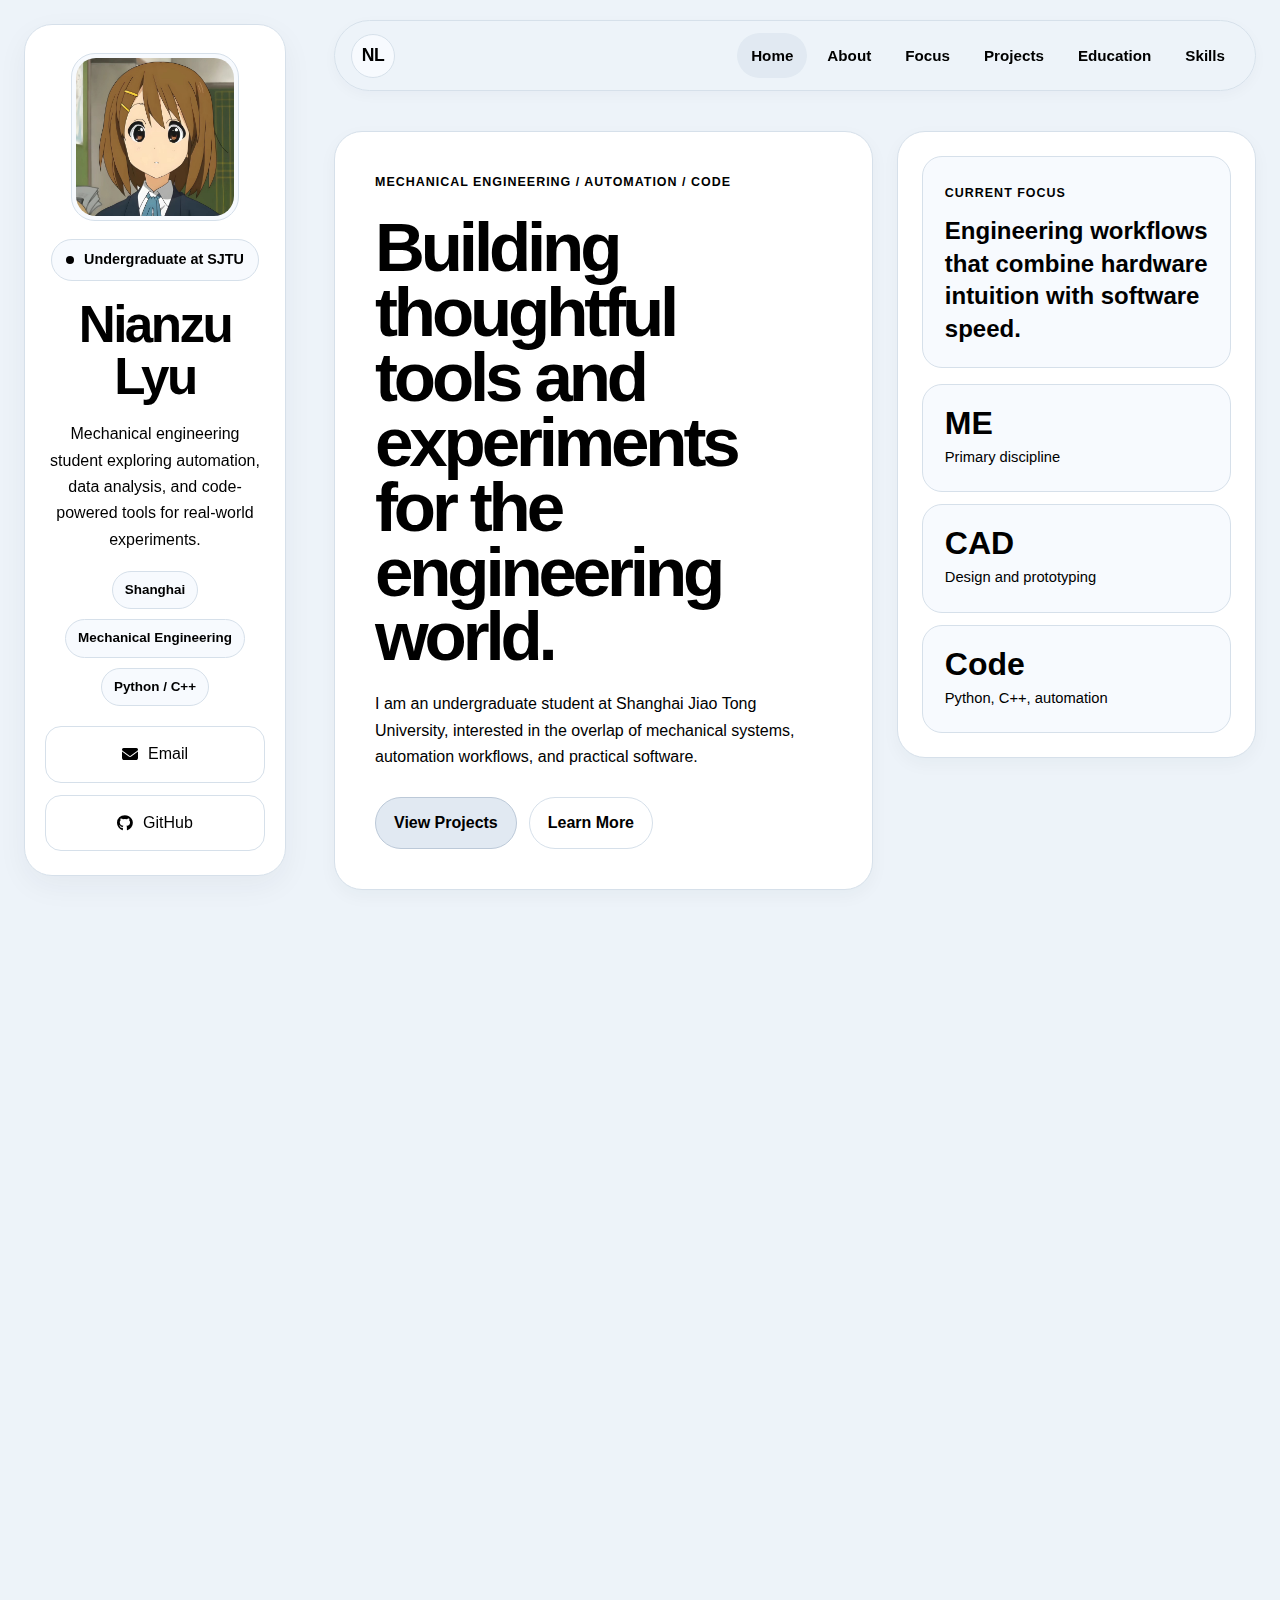
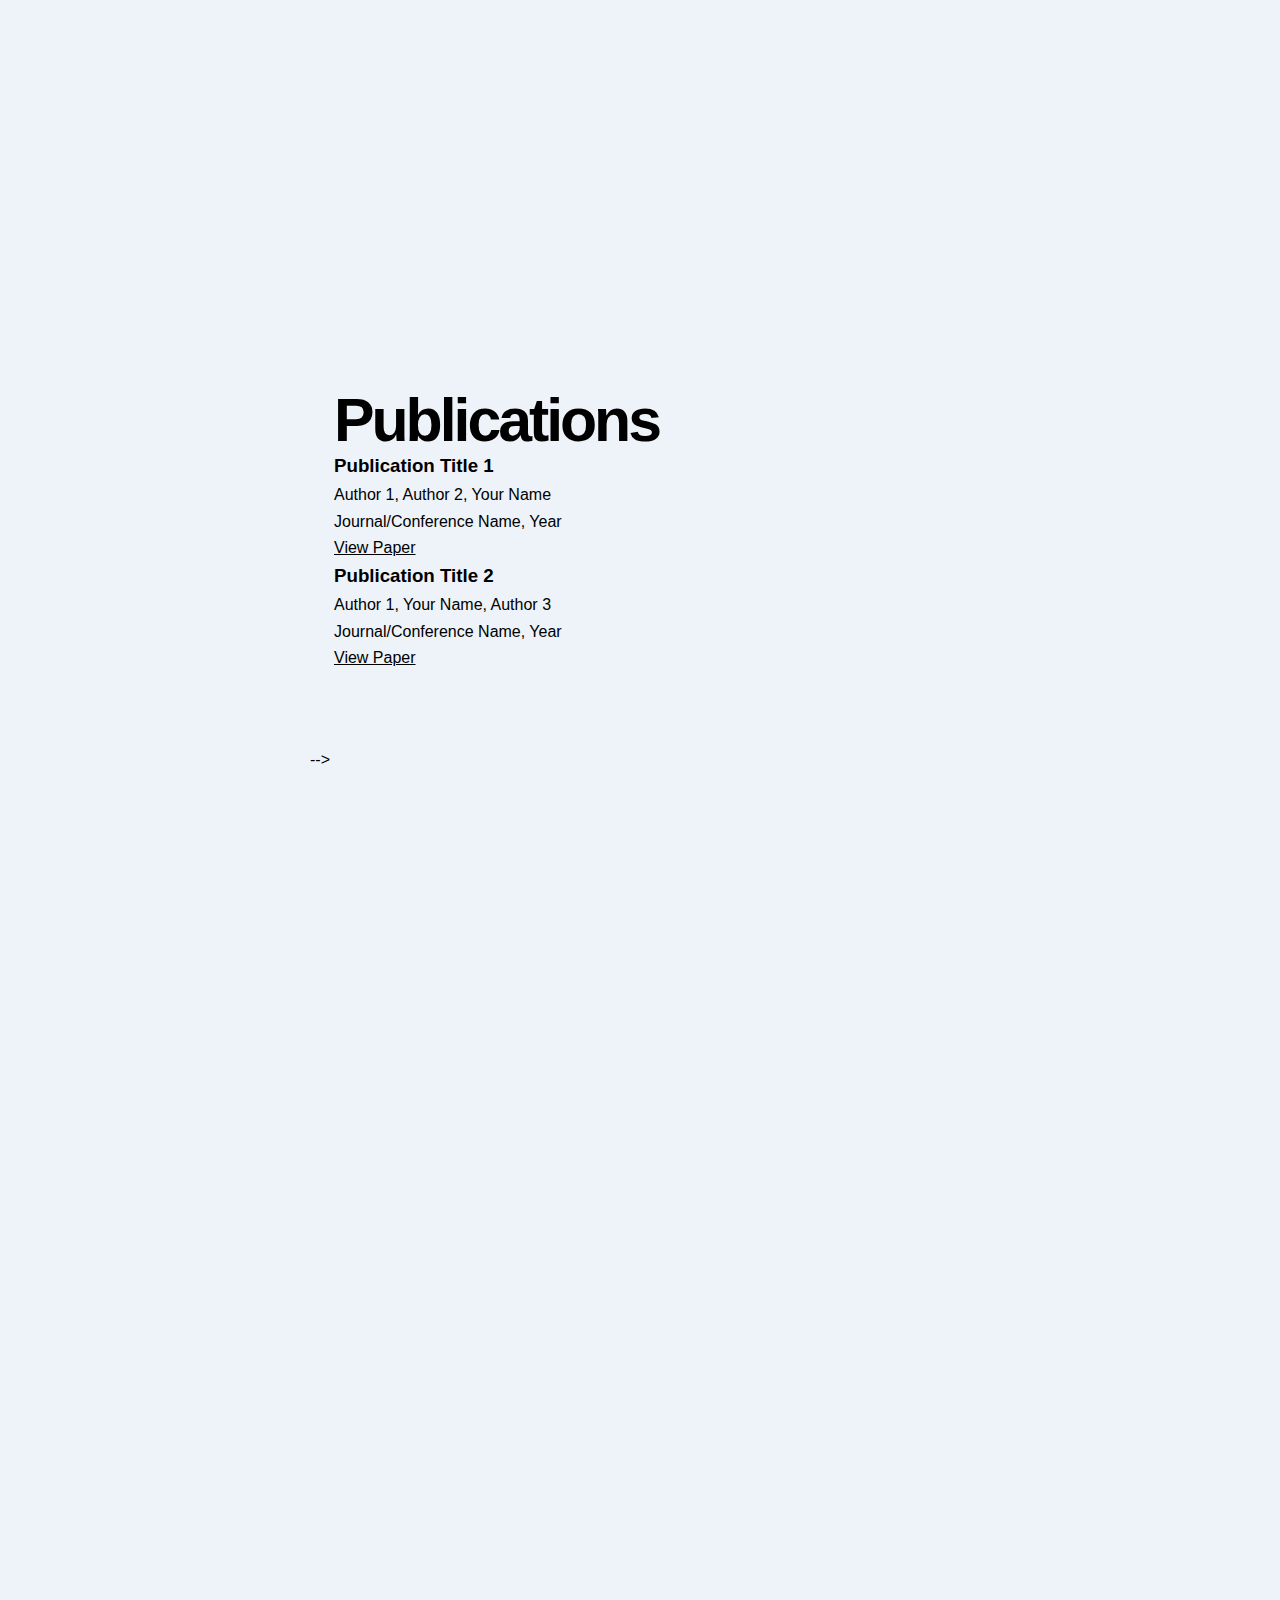
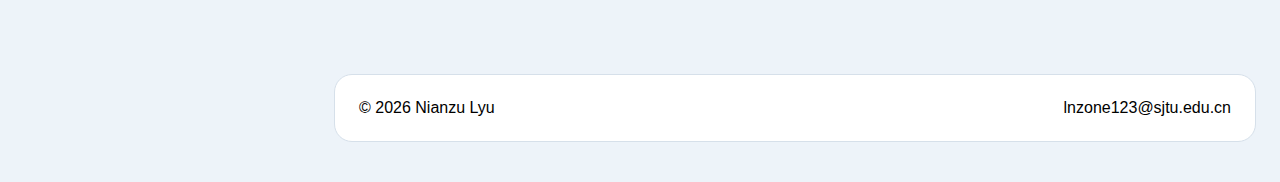
<file: index.html>
﻿<!DOCTYPE html>
<html lang="en">
<head>
    <meta charset="UTF-8">
    <meta name="viewport" content="width=device-width, initial-scale=1.0">
    <meta name="description" content="Nianzu Lyu's personal homepage - mechanical engineering, automation, and code-driven experiments.">
    <title>Nianzu Lyu | Personal Homepage</title>
    <link rel="preconnect" href="https://fonts.googleapis.com">
    <link rel="preconnect" href="https://fonts.gstatic.com" crossorigin>
    <link href="https://fonts.googleapis.com/css2?family=Instrument+Serif:ital@0;1&family=Space+Grotesk:wght@400;500;700&display=swap" rel="stylesheet">
    <link rel="stylesheet" href="styles.css">
    <link rel="stylesheet" href="https://cdnjs.cloudflare.com/ajax/libs/font-awesome/6.4.0/css/all.min.css">
    <link rel="icon" type="image/png" href="/images/favicon/favicon-96x96.png" sizes="96x96">
    <link rel="icon" type="image/svg+xml" href="/images/favicon/favicon.svg">
    <link rel="shortcut icon" href="/images/favicon/favicon.ico">
    <link rel="apple-touch-icon" sizes="180x180" href="/images/favicon/apple-touch-icon.png">
    <meta name="apple-mobile-web-app-title" content="Nianzu Lyu">
    <link rel="manifest" href="/images/favicon/site.webmanifest">
</head>
<body>
    <aside class="sidebar" id="sidebar-panel">
        <div class="sidebar-content">
            <button class="menu-toggle sidebar-close is-close" type="button" aria-label="Close profile panel">
                <span></span>
                <span></span>
                <span></span>
            </button>
            <div class="sidebar-photo">
                <img src="images/wei.jpg" alt="Portrait of Nianzu Lyu" class="sidebar-photo-img">
            </div>
            <p class="sidebar-status">
                <span class="status-dot"></span>
                Undergraduate at SJTU
            </p>
            <h1 class="sidebar-name">Nianzu Lyu</h1>
            <p class="sidebar-bio">
                Mechanical engineering student exploring automation, data analysis,
                and code-powered tools for real-world experiments.
            </p>
            <div class="sidebar-meta">
                <span class="meta-pill">Shanghai</span>
                <span class="meta-pill">Mechanical Engineering</span>
                <span class="meta-pill">Python / C++</span>
            </div>
            <div class="sidebar-contact">
                <a href="mailto:lnzone123@sjtu.edu.cn" class="contact-link">
                    <i class="fas fa-envelope"></i>
                    <span>Email</span>
                </a>
                <a href="https://github.com/narlaai" class="contact-link" target="_blank" rel="noopener noreferrer">
                    <i class="fab fa-github"></i>
                    <span>GitHub</span>
                </a>
            </div>
        </div>
    </aside>

    <div class="main-wrapper">
        <nav class="navbar">
            <div class="container nav-shell">
                <button class="menu-toggle sidebar-toggle" type="button" aria-label="Open profile panel" aria-expanded="false" aria-controls="sidebar-panel">
                    <span></span>
                    <span></span>
                    <span></span>
                </button>
                <a href="#homepage" class="nav-brand">NL</a>
                <ul class="nav-menu" id="primary-navigation">
                    <li><a href="#homepage">Home</a></li>
                    <li><a href="#about">About</a></li>
                    <li><a href="#publications">Focus</a></li>
                    <li><a href="#projects">Projects</a></li>
                    <li><a href="#educations">Education</a></li>
                    <li><a href="#skills">Skills</a></li>
                </ul>
                <button class="menu-toggle hamburger" type="button" aria-label="Toggle menu" aria-expanded="false" aria-controls="primary-navigation">
                    <span></span>
                    <span></span>
                    <span></span>
                </button>
            </div>
        </nav>

        <main>
            <div id="homepage-container"></div>
            <div id="about-container"></div>
            <div id="publications-container"></div>
            <div id="projects-container"></div>
            <div id="educations-container"></div>
            <div id="skills-container"></div>
            <div id="footer-container"></div>
        </main>
    </div>

    <script src="script.js"></script>
</body>
</html>
</file>
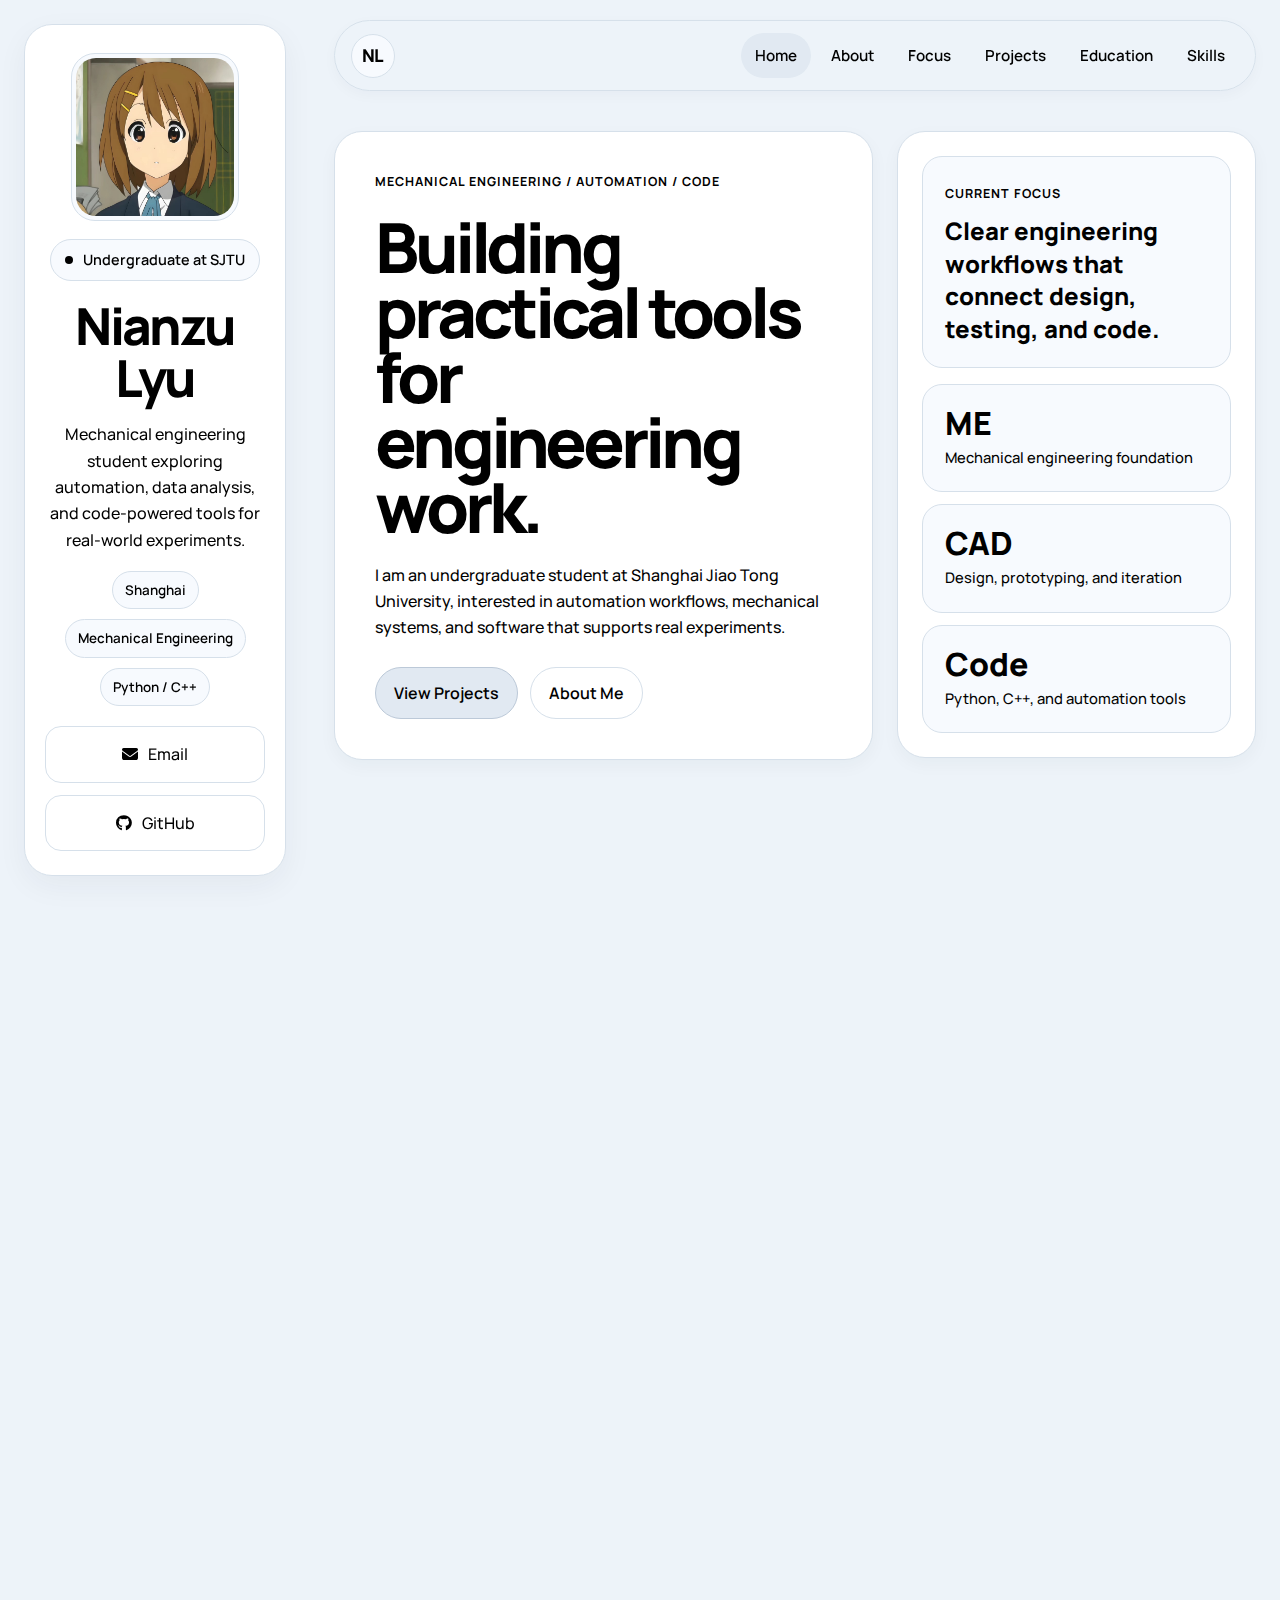
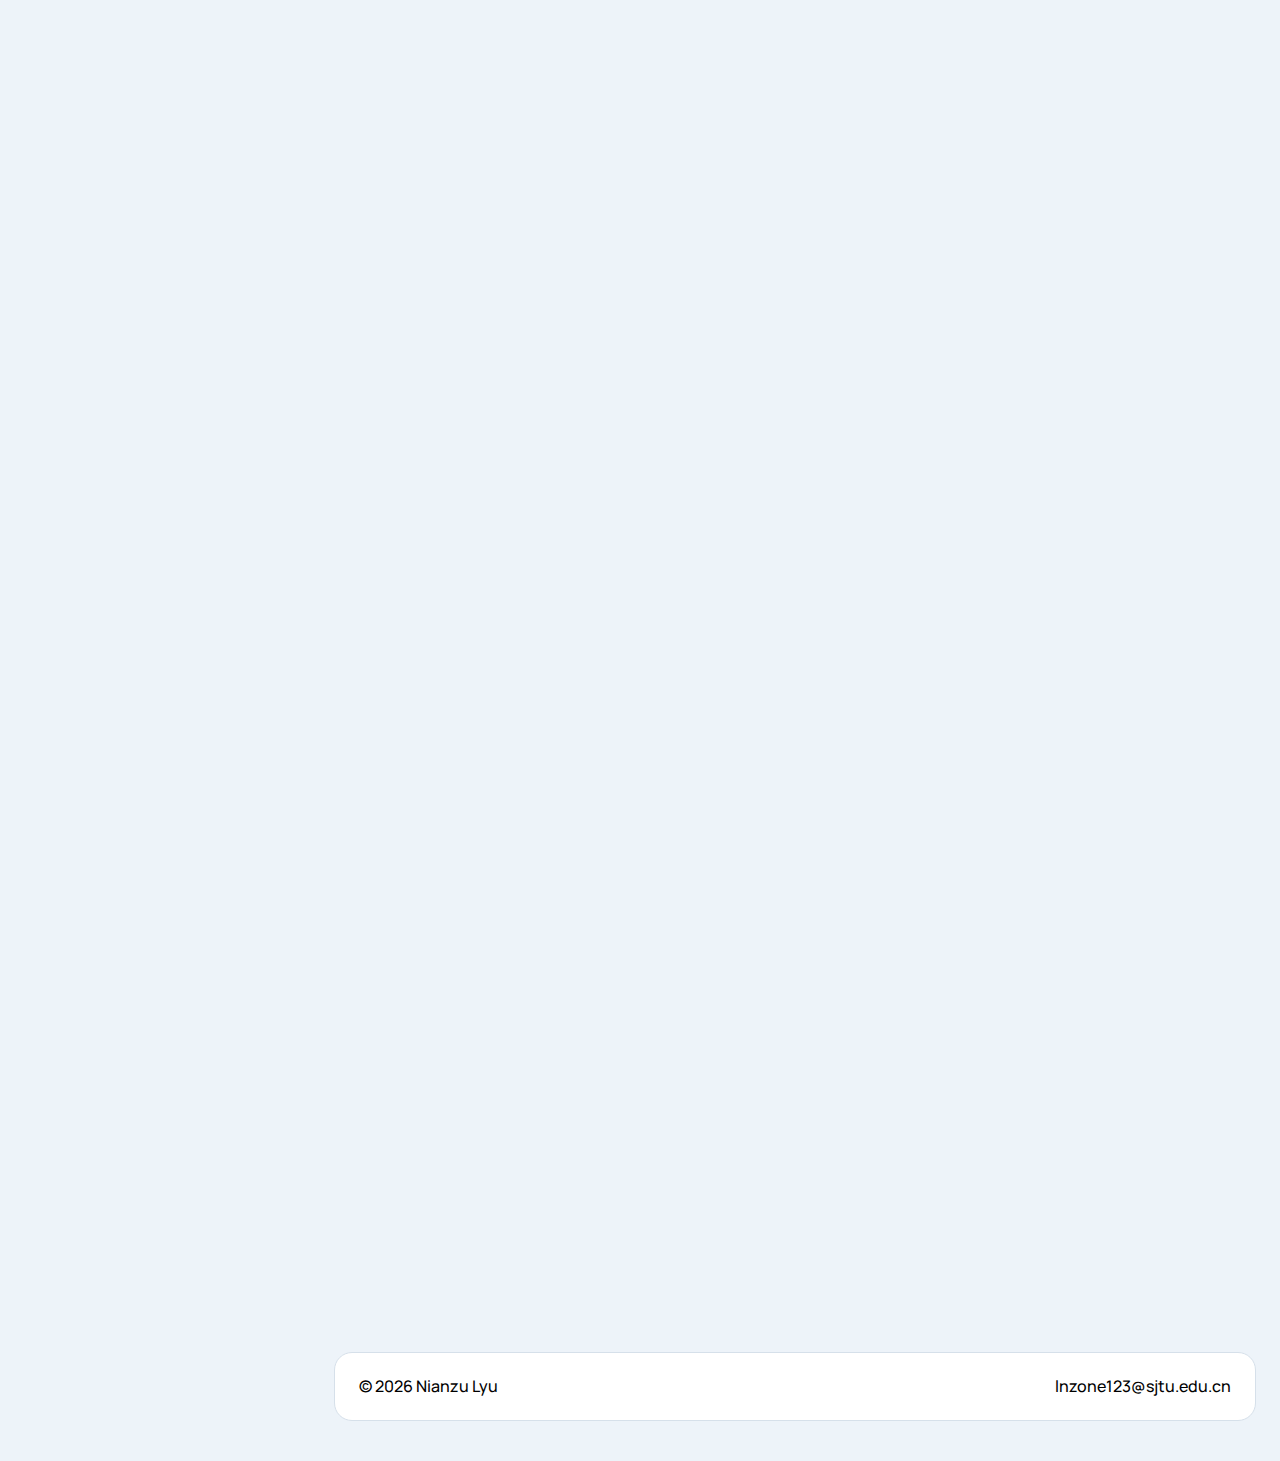
<file: preview.html>
<!DOCTYPE html>
<html lang="en">
<head>
    <meta charset="UTF-8">
    <meta name="viewport" content="width=device-width, initial-scale=1.0">
    <meta name="description" content="Nianzu Lyu's personal homepage - local preview version.">
    <title>Nianzu Lyu | Local Preview</title>
    <link rel="preconnect" href="https://fonts.googleapis.com">
    <link rel="preconnect" href="https://fonts.gstatic.com" crossorigin>
    <link href="https://fonts.googleapis.com/css2?family=Manrope:wght@400;500;600;700;800&display=swap" rel="stylesheet">
    <link rel="stylesheet" href="styles.css">
    <link rel="stylesheet" href="https://cdnjs.cloudflare.com/ajax/libs/font-awesome/6.4.0/css/all.min.css">
    <link rel="icon" type="image/png" href="/images/favicon/favicon-96x96.png" sizes="96x96">
    <link rel="icon" type="image/svg+xml" href="/images/favicon/favicon.svg">
    <link rel="shortcut icon" href="/images/favicon/favicon.ico">
    <link rel="apple-touch-icon" sizes="180x180" href="/images/favicon/apple-touch-icon.png">
    <meta name="apple-mobile-web-app-title" content="Nianzu Lyu">
    <link rel="manifest" href="/images/favicon/site.webmanifest">
</head>
<body>
    <aside class="sidebar" id="sidebar-panel">
        <div class="sidebar-content">
            <button class="menu-toggle sidebar-close is-close" type="button" aria-label="Close profile panel">
                <span></span>
                <span></span>
                <span></span>
            </button>
            <div class="sidebar-photo">
                <img src="images/wei.jpg" alt="Portrait of Nianzu Lyu" class="sidebar-photo-img">
            </div>
            <p class="sidebar-status">
                <span class="status-dot"></span>
                Undergraduate at SJTU
            </p>
            <h1 class="sidebar-name">Nianzu Lyu</h1>
            <p class="sidebar-bio">
                Mechanical engineering student exploring automation, data analysis,
                and code-powered tools for real-world experiments.
            </p>
            <div class="sidebar-meta">
                <span class="meta-pill">Shanghai</span>
                <span class="meta-pill">Mechanical Engineering</span>
                <span class="meta-pill">Python / C++</span>
            </div>
            <div class="sidebar-contact">
                <a href="mailto:lnzone123@sjtu.edu.cn" class="contact-link">
                    <i class="fas fa-envelope"></i>
                    <span>Email</span>
                </a>
                <a href="https://github.com/narlaai" class="contact-link" target="_blank" rel="noopener noreferrer">
                    <i class="fab fa-github"></i>
                    <span>GitHub</span>
                </a>
            </div>
        </div>
    </aside>

    <div class="main-wrapper">
        <nav class="navbar">
            <div class="container nav-shell">
                <button class="menu-toggle sidebar-toggle" type="button" aria-label="Open profile panel" aria-expanded="false" aria-controls="sidebar-panel">
                    <span></span>
                    <span></span>
                    <span></span>
                </button>
                <a href="#homepage" class="nav-brand">NL</a>
                <ul class="nav-menu" id="primary-navigation">
                    <li><a href="#homepage">Home</a></li>
                    <li><a href="#about">About</a></li>
                    <li><a href="#publications">Focus</a></li>
                    <li><a href="#projects">Projects</a></li>
                    <li><a href="#educations">Education</a></li>
                    <li><a href="#skills">Skills</a></li>
                </ul>
                <button class="menu-toggle hamburger" type="button" aria-label="Toggle menu" aria-expanded="false" aria-controls="primary-navigation">
                    <span></span>
                    <span></span>
                    <span></span>
                </button>
            </div>
        </nav>

        <main>
            <section id="homepage" class="section hero-section">
                <div class="container hero-grid">
                    <div class="hero-copy reveal">
                        <p class="eyebrow">Mechanical Engineering / Automation / Code</p>
                        <h2 class="hero-title">
                            Building <em>practical</em> tools for engineering work.
                        </h2>
                        <p class="hero-lead">
                            I am an undergraduate student at Shanghai Jiao Tong University, interested
                            in automation workflows, mechanical systems, and software that supports real experiments.
                        </p>
                        <div class="hero-actions">
                            <a href="#projects" class="button-primary">View Projects</a>
                            <a href="#about" class="button-secondary">About Me</a>
                        </div>
                    </div>

                    <div class="hero-panel reveal">
                        <div class="hero-panel-card">
                            <span class="hero-panel-label">Current Focus</span>
                            <strong>Clear engineering workflows that connect design, testing, and code.</strong>
                        </div>
                        <div class="hero-metrics">
                            <div class="metric-card">
                                <span class="metric-value">ME</span>
                                <span class="metric-label">Mechanical engineering foundation</span>
                            </div>
                            <div class="metric-card">
                                <span class="metric-value">CAD</span>
                                <span class="metric-label">Design, prototyping, and iteration</span>
                            </div>
                            <div class="metric-card">
                                <span class="metric-value">Code</span>
                                <span class="metric-label">Python, C++, and automation tools</span>
                            </div>
                        </div>
                    </div>
                </div>
            </section>

            <section id="about" class="section">
                <div class="container">
                    <div class="section-heading reveal">
                        <p class="section-kicker">About</p>
                        <h2 class="section-title">About me</h2>
                        <p class="section-intro">
                            I care about making engineering work more understandable, repeatable, and useful.
                        </p>
                    </div>

                    <div class="about-grid">
                        <article class="card-surface about-story reveal">
                            <p>
                                I am currently studying Mechanical Engineering at Shanghai Jiao Tong University.
                                My interests sit at the overlap of physical systems and digital tools: modeling,
                                automation, data analysis, and rapid prototyping.
                            </p>
                            <p>
                                What matters most to me is not just building something that works, but building
                                something that is clear, efficient, and easy to improve over time.
                            </p>
                            <p>
                                This homepage is a simple place to collect my projects, interests, and ongoing learning.
                            </p>
                        </article>

                        <div class="about-stack">
                            <article class="card-surface mini-card reveal">
                                <p class="mini-card-label">Approach</p>
                                <h3>Hands-on and iterative</h3>
                                <p>I like moving between design, implementation, and testing instead of treating them as separate steps.</p>
                            </article>
                            <article class="card-surface mini-card reveal">
                                <p class="mini-card-label">Interests</p>
                                <h3>Automation and prototyping</h3>
                                <p>From LabVIEW and Arduino to Python-based tooling, I enjoy building systems that reduce friction.</p>
                            </article>
                            <article class="card-surface mini-card reveal">
                                <p class="mini-card-label">Goal</p>
                                <h3>Keep learning in public</h3>
                                <p>I use this site as a lightweight record of what I am building and what I am learning next.</p>
                            </article>
                        </div>
                    </div>
                </div>
            </section>

            <section id="publications" class="section accent-section">
                <div class="container">
                    <div class="section-heading reveal">
                        <p class="section-kicker">Focus</p>
                        <h2 class="section-title">Current focus areas</h2>
                    </div>

                    <div class="focus-grid">
                        <article class="focus-card reveal">
                            <span class="focus-index">01</span>
                            <h3>Engineering Software</h3>
                            <p>Tools and scripts that make technical work faster, clearer, and easier to repeat.</p>
                        </article>
                        <article class="focus-card reveal">
                            <span class="focus-index">02</span>
                            <h3>Automation Systems</h3>
                            <p>Reliable workflows built with LabVIEW, Arduino, and practical control logic.</p>
                        </article>
                        <article class="focus-card reveal">
                            <span class="focus-index">03</span>
                            <h3>Data-Driven Experiments</h3>
                            <p>Collecting, analyzing, and presenting results in ways that support better engineering decisions.</p>
                        </article>
                    </div>
                </div>
            </section>

            <section id="projects" class="section">
                <div class="container">
                    <div class="section-heading reveal">
                        <p class="section-kicker">Projects</p>
                        <h2 class="section-title">Selected work directions</h2>
                        <p class="section-intro">
                            A short overview of the kinds of projects I want to keep developing.
                        </p>
                    </div>

                    <div class="projects-grid">
                        <article class="project-card reveal">
                            <div class="project-content">
                                <p class="project-type">Software</p>
                                <h3>Engineering Tools</h3>
                                <p>Utilities, scripts, and lightweight interfaces that reduce repetitive work and keep technical tasks organized.</p>
                                <div class="project-tags">
                                    <span class="tag">Python</span>
                                    <span class="tag">Automation</span>
                                    <span class="tag">Workflow</span>
                                </div>
                                <div class="project-links">
                                    <a href="https://github.com/narlaai" class="project-link" target="_blank" rel="noopener noreferrer">
                                        <i class="fab fa-github"></i> GitHub Profile
                                    </a>
                                </div>
                            </div>
                        </article>

                        <article class="project-card reveal">
                            <div class="project-content">
                                <p class="project-type">Mechanical</p>
                                <h3>CAD and Prototyping</h3>
                                <p>Design work shaped by iteration, manufacturability, and the discipline of making ideas concrete early.</p>
                                <div class="project-tags">
                                    <span class="tag">SolidWorks</span>
                                    <span class="tag">Design</span>
                                    <span class="tag">Prototype</span>
                                </div>
                                <div class="project-links">
                                    <a href="mailto:lnzone123@sjtu.edu.cn" class="project-link">
                                        <i class="fas fa-envelope"></i> Contact Me
                                    </a>
                                </div>
                            </div>
                        </article>

                        <article class="project-card reveal">
                            <div class="project-content">
                                <p class="project-type">Systems</p>
                                <h3>Instrumentation and Control</h3>
                                <p>Hands-on setups that use sensors, simple control logic, and data collection to support experiments.</p>
                                <div class="project-tags">
                                    <span class="tag">Arduino</span>
                                    <span class="tag">LabVIEW</span>
                                    <span class="tag">Testing</span>
                                </div>
                                <div class="project-links">
                                    <a href="#skills" class="project-link">
                                        <i class="fas fa-arrow-right"></i> See Skills
                                    </a>
                                </div>
                            </div>
                        </article>
                    </div>
                </div>
            </section>

            <section id="educations" class="section">
                <div class="container">
                    <div class="section-heading reveal">
                        <p class="section-kicker">Education</p>
                        <h2 class="section-title">Academic foundation</h2>
                    </div>

                    <div class="education-list">
                        <article class="education-item reveal">
                            <div class="education-marker"></div>
                            <div class="education-body">
                                <div class="education-topline">
                                    <h3>Shanghai Jiao Tong University</h3>
                                    <p class="education-period">2023 - 2027</p>
                                </div>
                                <p class="education-school">Bachelor's degree in Mechanical Engineering</p>
                                <p class="education-desc">
                                    Building a foundation in engineering analysis, system thinking, and the practical tools
                                    needed to design, test, and improve real-world solutions.
                                </p>
                            </div>
                        </article>
                    </div>
                </div>
            </section>

            <section id="skills" class="section">
                <div class="container">
                    <div class="section-heading reveal">
                        <p class="section-kicker">Skills</p>
                        <h2 class="section-title">Tools and skills</h2>
                    </div>

                    <div class="skills-grid">
                        <article class="skill-card reveal">
                            <div class="skill-icon">
                                <i class="fa-solid fa-chart-line"></i>
                            </div>
                            <h3>Data Analysis</h3>
                            <p>Origin, MATLAB, result interpretation, and presentation for engineering work.</p>
                        </article>
                        <article class="skill-card reveal">
                            <div class="skill-icon">
                                <i class="fa-brands fa-python"></i>
                            </div>
                            <h3>Programming</h3>
                            <p>Python and C++ for scripting, logic building, lightweight tooling, and experimentation.</p>
                        </article>
                        <article class="skill-card reveal">
                            <div class="skill-icon">
                                <i class="fas fa-cube"></i>
                            </div>
                            <h3>CAD</h3>
                            <p>SolidWorks for translating concepts into manufacturable and testable mechanical designs.</p>
                        </article>
                        <article class="skill-card reveal">
                            <div class="skill-icon">
                                <i class="fas fa-microchip"></i>
                            </div>
                            <h3>Automation</h3>
                            <p>LabVIEW and Arduino for measurement setups, simple control tasks, and hardware integration.</p>
                        </article>
                    </div>
                </div>
            </section>

            <footer class="footer">
                <div class="container footer-shell">
                    <p>&copy; 2026 Nianzu Lyu</p>
                    <a href="mailto:lnzone123@sjtu.edu.cn">lnzone123@sjtu.edu.cn</a>
                </div>
            </footer>
        </main>
    </div>

    <script src="script.js"></script>
</body>
</html>
</file>
<file: styles.css>
* {
    margin: 0;
    padding: 0;
    box-sizing: border-box;
}

:root {
    --bg-main: #edf3f9;
    --bg-surface: #ffffff;
    --bg-subtle: #f7fafe;
    --bg-muted: #e1e9f2;
    --text-main: #000000;
    --text-soft: #000000;
    --text-muted: #000000;
    --line: #d6e0ea;
    --line-strong: #bcc9d8;
    --accent: #000000;
    --accent-soft: #dde8f4;
    --shadow-soft: 0 10px 30px rgba(31, 41, 51, 0.05);
    --shadow-card: 0 6px 18px rgba(31, 41, 51, 0.04);
    --radius-xl: 28px;
    --radius-lg: 20px;
    --radius-md: 16px;
    --sidebar-width: 310px;
    --content-width: 1120px;
}

html {
    scroll-behavior: smooth;
}

body {
    font-family: "Manrope", sans-serif;
    line-height: 1.65;
    font-weight: 500;
    color: var(--text-main);
    background: var(--bg-main);
    min-height: 100vh;
}

body.mobile-panel-open {
    overflow: hidden;
}

a {
    color: inherit;
}

img {
    max-width: 100%;
}

.container {
    width: min(var(--content-width), calc(100% - 48px));
    margin: 0 auto;
}

.sidebar {
    position: fixed;
    inset: 0 auto 0 0;
    width: var(--sidebar-width);
    min-height: 100vh;
    padding: 24px;
    background: transparent;
    z-index: 100;
}

.sidebar-content {
    position: relative;
    display: flex;
    min-height: 100%;
    flex-direction: column;
    align-items: center;
    text-align: center;
    gap: 18px;
    padding: 24px 20px;
    border-radius: var(--radius-xl);
    background: var(--bg-surface);
    border: 1px solid var(--line);
    box-shadow: var(--shadow-soft);
}

.sidebar-close {
    position: absolute;
    top: 16px;
    right: 16px;
    z-index: 2;
}

.sidebar-photo {
    width: 168px;
    height: 168px;
    margin-top: 4px;
    border-radius: 24px;
    padding: 4px;
    background: var(--bg-subtle);
    border: 1px solid var(--line);
}

.sidebar-photo-img {
    width: 100%;
    height: 100%;
    border-radius: 20px;
    object-fit: cover;
    display: block;
}

.sidebar-status {
    display: inline-flex;
    align-items: center;
    gap: 10px;
    padding: 8px 14px;
    border-radius: 999px;
    background: var(--bg-subtle);
    border: 1px solid var(--line);
    font-size: 0.9rem;
    color: var(--text-main);
    font-weight: 600;
}

.status-dot {
    width: 8px;
    height: 8px;
    border-radius: 50%;
    background: var(--text-main);
}

.sidebar-name {
    font-size: clamp(2.5rem, 4vw, 3.5rem);
    line-height: 1.02;
    font-weight: 800;
    letter-spacing: -0.05em;
}

.sidebar-bio {
    max-width: 24ch;
    color: var(--text-main);
    font-size: 1rem;
}

.sidebar-meta {
    display: flex;
    flex-wrap: wrap;
    justify-content: center;
    gap: 10px;
}

.meta-pill,
.tag {
    padding: 7px 12px;
    border-radius: 999px;
    background: var(--bg-subtle);
    border: 1px solid var(--line);
    color: var(--text-main);
    font-size: 0.84rem;
    font-weight: 600;
}

.sidebar-contact {
    display: grid;
    width: 100%;
    gap: 12px;
    margin-top: auto;
}

.contact-link {
    display: inline-flex;
    align-items: center;
    justify-content: center;
    gap: 10px;
    padding: 14px 18px;
    border-radius: var(--radius-md);
    border: 1px solid var(--line);
    background: var(--bg-surface);
    text-decoration: none;
    font-weight: 500;
    color: var(--text-main);
    transition: border-color 0.2s ease, background 0.2s ease;
}

.contact-link:hover,
.contact-link:focus-visible {
    border-color: var(--line-strong);
    background: var(--bg-subtle);
    outline: none;
}

.main-wrapper {
    margin-left: var(--sidebar-width);
    min-height: 100vh;
}

.navbar {
    position: sticky;
    top: 0;
    z-index: 80;
    padding: 20px 0 0;
}

.nav-shell {
    display: flex;
    align-items: center;
    gap: 16px;
    padding: 12px 16px;
    border: 1px solid var(--line);
    border-radius: 999px;
    background: rgba(237, 243, 249, 0.92);
    box-shadow: 0 4px 14px rgba(31, 41, 51, 0.03);
    backdrop-filter: blur(12px);
}

.navbar.scrolled .nav-shell {
    background: rgba(237, 243, 249, 0.97);
}

.nav-brand {
    display: inline-flex;
    align-items: center;
    justify-content: center;
    width: 44px;
    height: 44px;
    border-radius: 50%;
    border: 1px solid var(--line);
    background: var(--bg-subtle);
    color: var(--text-main);
    font-size: 1.1rem;
    font-weight: 800;
    letter-spacing: -0.03em;
    text-decoration: none;
    flex: 0 0 auto;
}

.nav-menu {
    display: flex;
    align-items: center;
    gap: 6px;
    list-style: none;
    margin-left: auto;
}

.nav-menu a {
    display: inline-flex;
    align-items: center;
    padding: 10px 14px;
    border-radius: 999px;
    text-decoration: none;
    color: var(--text-main);
    font-size: 0.95rem;
    font-weight: 600;
    transition: background 0.2s ease, color 0.2s ease;
}

.nav-menu a:hover,
.nav-menu a.active {
    background: var(--bg-muted);
    color: var(--text-main);
}

.menu-toggle {
    display: none;
    align-items: center;
    justify-content: center;
    flex-direction: column;
    flex: 0 0 44px;
    width: 44px;
    height: 44px;
    border: 1px solid var(--line);
    border-radius: 50%;
    background: var(--bg-surface);
    color: var(--text-main);
    cursor: pointer;
    transition: background 0.2s ease, border-color 0.2s ease;
}

.menu-toggle:hover,
.menu-toggle:focus-visible {
    background: var(--bg-subtle);
    border-color: var(--line-strong);
    outline: none;
}

.menu-toggle span {
    display: block;
    width: 18px;
    height: 2px;
    border-radius: 999px;
    background: currentColor;
    transition: transform 0.25s ease, opacity 0.25s ease;
}

.menu-toggle span + span {
    margin-top: 5px;
}

.menu-toggle.active span:nth-child(1),
.menu-toggle.is-close span:nth-child(1) {
    transform: translateY(7px) rotate(45deg);
}

.menu-toggle.active span:nth-child(2),
.menu-toggle.is-close span:nth-child(2) {
    opacity: 0;
}

.menu-toggle.active span:nth-child(3),
.menu-toggle.is-close span:nth-child(3) {
    transform: translateY(-7px) rotate(-45deg);
}

.section {
    padding: 76px 0;
}

.section-heading {
    display: grid;
    gap: 12px;
    margin-bottom: 32px;
}

.section-kicker,
.eyebrow,
.hero-panel-label,
.project-type,
.mini-card-label {
    text-transform: uppercase;
    letter-spacing: 0.08em;
    font-size: 0.78rem;
    color: var(--text-main);
    font-weight: 700;
}

.section-title {
    max-width: 12ch;
    font-size: clamp(2.4rem, 4.8vw, 3.8rem);
    line-height: 1.02;
    font-weight: 800;
    letter-spacing: -0.05em;
}

.section-intro,
.hero-lead,
.focus-card p,
.project-content p,
.skill-card p,
.education-desc,
.mini-card p:last-child {
    max-width: 60ch;
    color: var(--text-main);
    font-size: 1rem;
}

.hero-section {
    padding-top: 40px;
}

.hero-grid {
    display: grid;
    grid-template-columns: minmax(0, 1.2fr) minmax(300px, 0.8fr);
    gap: 24px;
    align-items: start;
}

.hero-copy,
.hero-panel,
.card-surface,
.project-card,
.focus-card,
.skill-card,
.education-body {
    background: var(--bg-surface);
    border: 1px solid var(--line);
    box-shadow: var(--shadow-card);
}

.hero-copy {
    display: flex;
    flex-direction: column;
    gap: 22px;
    padding: 40px;
    min-height: 440px;
    border-radius: var(--radius-xl);
}

.hero-title {
    max-width: 10ch;
    font-size: clamp(3rem, 5.4vw, 5rem);
    line-height: 0.94;
    font-weight: 800;
    letter-spacing: -0.06em;
}

.hero-title em {
    font-style: normal;
    font-weight: 800;
    color: inherit;
}

.hero-actions {
    display: flex;
    flex-wrap: wrap;
    gap: 12px;
    margin-top: 4px;
}

.button-primary,
.button-secondary {
    display: inline-flex;
    align-items: center;
    justify-content: center;
    padding: 12px 18px;
    border-radius: 999px;
    text-decoration: none;
    font-weight: 600;
    border: 1px solid var(--line);
    transition: background 0.2s ease, border-color 0.2s ease, color 0.2s ease;
}

.button-primary {
    background: var(--bg-muted);
    border-color: var(--line-strong);
    color: var(--text-main);
}

.button-secondary {
    background: var(--bg-surface);
    color: var(--text-main);
}

.button-primary:hover,
.button-secondary:hover,
.button-primary:focus-visible,
.button-secondary:focus-visible {
    background: var(--bg-subtle);
    border-color: var(--line-strong);
    color: var(--text-main);
    outline: none;
}

.hero-panel {
    display: grid;
    gap: 16px;
    padding: 24px;
    border-radius: var(--radius-xl);
}

.hero-panel-card,
.metric-card {
    padding: 22px;
    border-radius: var(--radius-lg);
    background: var(--bg-subtle);
    border: 1px solid var(--line);
}

.hero-panel-card strong {
    display: block;
    margin-top: 10px;
    font-size: 1.5rem;
    line-height: 1.35;
    font-weight: 800;
}

.hero-metrics {
    display: grid;
    gap: 12px;
}

.metric-card {
    display: grid;
    gap: 6px;
}

.metric-value {
    font-size: 2rem;
    line-height: 1;
    font-weight: 800;
    color: var(--text-main);
}

.metric-label {
    color: var(--text-main);
    font-size: 0.92rem;
}

.about-grid {
    display: grid;
    grid-template-columns: minmax(0, 1.1fr) minmax(300px, 0.9fr);
    gap: 20px;
}

.card-surface {
    border-radius: var(--radius-lg);
}

.about-story {
    padding: 28px;
    font-size: 1rem;
    color: var(--text-main);
}

.about-story p + p {
    margin-top: 16px;
}

.about-stack {
    display: grid;
    gap: 14px;
}

.mini-card {
    padding: 24px;
}

.mini-card h3,
.focus-card h3,
.project-content h3,
.skill-card h3,
.education-topline h3 {
    margin: 8px 0 10px;
    font-size: 1.25rem;
    font-weight: 800;
    letter-spacing: -0.03em;
}

.focus-grid,
.projects-grid,
.skills-grid {
    display: grid;
    gap: 18px;
}

.focus-grid {
    grid-template-columns: repeat(3, minmax(0, 1fr));
}

.focus-card {
    min-height: 0;
    padding: 24px;
    border-radius: var(--radius-lg);
}

.focus-index {
    display: inline-block;
    margin-bottom: 20px;
    font-size: 1.5rem;
    font-weight: 800;
    color: var(--text-main);
}

.projects-grid,
.skills-grid {
    grid-template-columns: repeat(3, minmax(0, 1fr));
}

.project-card,
.skill-card {
    display: flex;
    flex-direction: column;
    padding: 24px;
    border-radius: var(--radius-lg);
    transition: border-color 0.2s ease, box-shadow 0.2s ease;
}

.project-content {
    display: flex;
    flex-direction: column;
    height: 100%;
}

.project-card:hover,
.skill-card:hover,
.focus-card:hover,
.card-surface:hover,
.education-body:hover {
    border-color: var(--line-strong);
    box-shadow: 0 10px 24px rgba(31, 41, 51, 0.05);
}

.project-tags {
    display: flex;
    flex-wrap: wrap;
    gap: 10px;
    margin: 18px 0;
}

.project-links {
    margin-top: auto;
    padding-top: 6px;
}

.project-link {
    display: inline-flex;
    align-items: center;
    gap: 8px;
    color: var(--text-main);
    text-decoration: none;
    font-weight: 700;
}

.project-link:hover,
.project-link:focus-visible {
    text-decoration: underline;
    outline: none;
}

.education-list {
    display: grid;
    gap: 18px;
}

.education-item {
    display: grid;
    grid-template-columns: 20px minmax(0, 1fr);
    gap: 18px;
    align-items: start;
}

.education-marker {
    position: relative;
    width: 20px;
    min-height: 100%;
}

.education-marker::before {
    content: "";
    position: absolute;
    top: 18px;
    left: 5px;
    width: 10px;
    height: 10px;
    border-radius: 50%;
    background: var(--text-main);
}

.education-marker::after {
    content: "";
    position: absolute;
    top: 34px;
    bottom: -34px;
    left: 9px;
    width: 1px;
    background: var(--line);
}

.education-item:last-child .education-marker::after {
    display: none;
}

.education-body {
    padding: 24px;
    border-radius: var(--radius-lg);
}

.education-topline {
    display: flex;
    align-items: start;
    justify-content: space-between;
    gap: 16px;
    margin-bottom: 6px;
}

.education-period {
    padding: 6px 10px;
    border-radius: 999px;
    background: var(--bg-subtle);
    border: 1px solid var(--line);
    color: var(--text-main);
    font-size: 0.84rem;
    font-weight: 700;
    white-space: nowrap;
}

.education-school {
    margin-bottom: 10px;
    color: var(--text-main);
    font-weight: 700;
}

.skill-card {
    min-height: 220px;
}

.skill-icon {
    display: inline-flex;
    align-items: center;
    justify-content: center;
    width: 52px;
    height: 52px;
    border-radius: 14px;
    background: var(--bg-subtle);
    border: 1px solid var(--line);
    color: var(--text-main);
    font-size: 1.25rem;
}

.footer {
    padding: 12px 0 40px;
}

.footer-shell {
    display: flex;
    align-items: center;
    justify-content: space-between;
    gap: 16px;
    padding: 20px 24px;
    border-radius: 18px;
    border: 1px solid var(--line);
    background: var(--bg-surface);
}

.footer p,
.footer a {
    color: var(--text-main);
    text-decoration: none;
}

.footer a:hover,
.footer a:focus-visible {
    color: var(--text-main);
    outline: none;
}

.reveal {
    opacity: 0;
    transform: translateY(18px);
    transition: opacity 0.55s ease, transform 0.55s ease;
}

.reveal.revealed {
    opacity: 1;
    transform: translateY(0);
}

@media (max-width: 1180px) {
    :root {
        --sidebar-width: 280px;
    }

    .hero-grid,
    .about-grid {
        grid-template-columns: 1fr;
    }

    .projects-grid,
    .skills-grid,
    .focus-grid {
        grid-template-columns: repeat(2, minmax(0, 1fr));
    }
}

@media (max-width: 860px) {
    :root {
        --sidebar-width: 100%;
    }

    .sidebar {
        transform: translateX(-100%);
        transition: transform 0.3s ease;
        width: min(360px, 88vw);
        padding: 16px;
        background: transparent;
    }

    .sidebar.active {
        transform: translateX(0);
    }

    .sidebar-content {
        padding-top: 68px;
    }

    .sidebar-close,
    .sidebar-toggle,
    .hamburger {
        display: inline-flex;
    }

    .sidebar-close {
        opacity: 0;
        pointer-events: none;
        transform: translateY(-8px);
        transition: opacity 0.25s ease, transform 0.25s ease;
    }

    .sidebar.active .sidebar-close {
        opacity: 1;
        pointer-events: auto;
        transform: translateY(0);
    }

    .main-wrapper {
        margin-left: 0;
    }

    .nav-menu {
        position: fixed;
        top: 82px;
        left: 16px;
        right: 16px;
        display: grid;
        gap: 8px;
        padding: 14px;
        border-radius: 20px;
        background: rgba(247, 250, 254, 0.98);
        border: 1px solid var(--line);
        box-shadow: var(--shadow-soft);
        opacity: 0;
        pointer-events: none;
        transform: translateY(-10px);
        transition: opacity 0.25s ease, transform 0.25s ease;
    }

    .nav-menu.active {
        opacity: 1;
        pointer-events: auto;
        transform: translateY(0);
    }

    .nav-menu a {
        width: 100%;
        justify-content: center;
    }

    .hero-grid,
    .projects-grid,
    .skills-grid,
    .focus-grid {
        grid-template-columns: 1fr;
    }

    .section {
        padding: 64px 0;
    }

    .hero-copy,
    .hero-panel,
    .about-story,
    .project-card,
    .skill-card,
    .focus-card,
    .education-body,
    .mini-card {
        padding: 22px;
    }

    .hero-copy {
        min-height: 0;
    }

    .education-topline {
        flex-direction: column;
        align-items: flex-start;
    }
}

@media (max-width: 560px) {
    .container {
        width: min(var(--content-width), calc(100% - 24px));
    }

    .nav-shell {
        gap: 12px;
        padding: 10px 12px;
    }

    .nav-brand,
    .menu-toggle {
        width: 40px;
        height: 40px;
        flex-basis: 40px;
    }

    .sidebar {
        width: 100%;
    }

    .sidebar-photo {
        width: 152px;
        height: 152px;
    }

    .hero-title {
        font-size: 2.6rem;
    }

    .section-title {
        font-size: 2.2rem;
    }

    .footer-shell {
        flex-direction: column;
        align-items: flex-start;
    }
}
</file>
